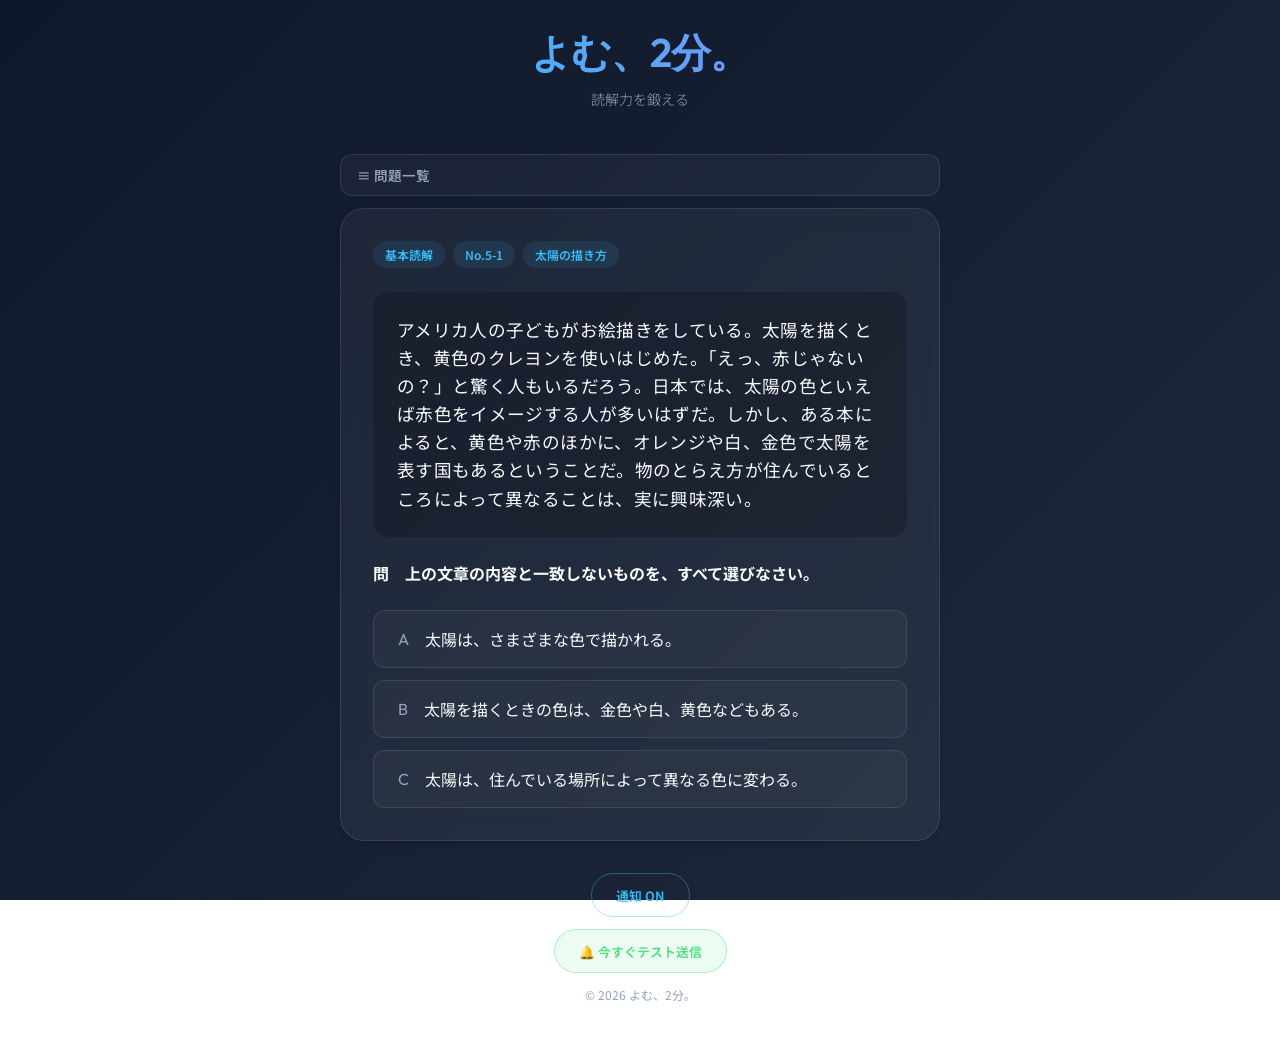
<file: index.html>
<!DOCTYPE html>
<html lang="ja">
<head>
    <meta charset="UTF-8">
    <meta name="viewport" content="width=device-width, initial-scale=1.0, viewport-fit=cover">
    <title>よむ、2分。</title>
    <link rel="preconnect" href="https://fonts.googleapis.com">
    <link rel="preconnect" href="https://fonts.gstatic.com" crossorigin>
    <link href="https://fonts.googleapis.com/css2?family=Noto+Sans+JP:wght@300;400;700&family=Outfit:wght@300;400;600&display=swap" rel="stylesheet">
    <link rel="manifest" href="/2-min_app/manifest.json">
    <!-- iOS PWA サポート -->
    <meta name="apple-mobile-web-app-capable" content="yes">
    <meta name="apple-mobile-web-app-status-bar-style" content="black-translucent">
    <meta name="apple-mobile-web-app-title" content="よむ2分">
    <link rel="apple-touch-icon" href="/2-min_app/icon-192.png">
    <meta name="theme-color" content="#0f172a">
    <link rel="stylesheet" href="style.css?v=14">
</head>
<body>
    <div id="app">

        <header class="app-header">
            <h1 class="app-title">よむ、2分。</h1>
            <p class="app-subtitle">読解力を鍛える</p>
            <div class="stats-row">
                <div class="stat-badge hidden" id="streak-badge">
                    <span id="streak-count">0</span> 日連続
                </div>
                <div class="stat-badge stat-badge--count hidden" id="daily-count">
                    今日 <span id="daily-count-num">0</span> 問
                </div>
            </div>
        </header>

        <!-- 問題一覧 -->
        <button id="list-toggle-btn" class="list-toggle-btn">≡ 問題一覧</button>
        <div id="question-list" class="question-list glass hidden"></div>

        <!-- 通常のクイズカード -->
        <div class="glass" id="quiz-card">
            <div class="tags-container" id="tags"></div>

            <div class="passage-section">
                <p id="passage"></p>
            </div>

            <p class="question-section" id="question"></p>

            <div class="choices-container" id="choices"></div>

            <button class="confirm-btn hidden" id="confirm-btn">答えを確認</button>

            <div class="explanation-area hidden" id="explanation-area">
                <span class="result-badge" id="result-badge"></span>

                <div class="explanation-block">
                    <p class="label">【 解説 】</p>
                    <p class="content-text" id="explanation-text"></p>
                </div>

                <button class="next-btn hidden" id="next-btn">次の問題へ</button>
            </div>
        </div>




        <footer class="app-footer">
            <button id="notification-toggle" type="button" class="notification-toggle">
                通知 ON
            </button>
            <button id="test-notification-btn" type="button" class="test-notify-btn">
                🔔 今すぐテスト送信
            </button>
            <p>© 2026 よむ、2分。</p>
        </footer>

    </div>

    <script src="main_app.js"></script>
</body>
</html>
</file>
<file: style.css>
:root {
    --bg-gradient: linear-gradient(135deg, #0f172a 0%, #1e293b 100%);
    --card-bg: rgba(255, 255, 255, 0.05);
    --card-border: rgba(255, 255, 255, 0.1);
    --accent-color: #38bdf8;
    --accent-hover: #0ea5e9;
    --text-primary: #f8fafc;
    --text-secondary: #94a3b8;
    --correct-color: #4ade80;
    --incorrect-color: #f87171;
    --font-outfit: 'Outfit', sans-serif;
    --font-jp: 'Noto Sans JP', sans-serif;
}

* {
    margin: 0;
    padding: 0;
    box-sizing: border-box;
}

body {
    background: var(--bg-gradient);
    background-attachment: fixed;
    color: var(--text-primary);
    font-family: var(--font-jp);
    line-height: 1.6;
    display: flex;
    justify-content: center;
    align-items: center;
    min-height: 100vh;
    padding: 20px;
    /* iOS ホームインジケーター分の余白を確保 */
    padding-bottom: max(20px, env(safe-area-inset-bottom));
}

#app {
    width: 100%;
    max-width: 600px;
}

/* Header */
.app-header {
    text-align: center;
    margin-bottom: 2rem;
}

.app-title {
    font-family: var(--font-outfit);
    font-size: 2.5rem;
    font-weight: 600;
    letter-spacing: -0.025em;
    margin-bottom: 0.25rem;
    background: linear-gradient(to right, #38bdf8, #818cf8);
    -webkit-background-clip: text;
    -webkit-text-fill-color: transparent;
}

.app-subtitle {
    color: var(--text-secondary);
    font-size: 0.875rem;
    font-weight: 300;
    margin-bottom: 0.75rem;
}

/* Stats Row */
.stats-row {
    display: flex;
    justify-content: center;
    gap: 0.6rem;
    margin-top: 0.75rem;
    flex-wrap: wrap;
}

.stat-badge {
    display: inline-block;
    background: rgba(56, 189, 248, 0.12);
    border: 1px solid rgba(56, 189, 248, 0.3);
    color: var(--accent-color);
    padding: 0.35rem 1rem;
    border-radius: 9999px;
    font-family: var(--font-outfit);
    font-size: 0.9rem;
    font-weight: 600;
    letter-spacing: 0.02em;
}

.stat-badge--count {
    background: rgba(129, 140, 248, 0.12);
    border-color: rgba(129, 140, 248, 0.3);
    color: #818cf8;
}

#streak-count,
#daily-count-num {
    font-size: 1.1rem;
}

/* Quiz Card (Glassmorphism) */
.glass {
    background: var(--card-bg);
    backdrop-filter: blur(12px);
    -webkit-backdrop-filter: blur(12px);
    border: 1px solid var(--card-border);
    border-radius: 24px;
    padding: 2rem;
    box-shadow: 0 4px 6px -1px rgba(0, 0, 0, 0.1), 0 2px 4px -1px rgba(0, 0, 0, 0.06);
}

.tags-container {
    display: flex;
    gap: 0.5rem;
    margin-bottom: 1.5rem;
}

.tag {
    background: rgba(56, 189, 248, 0.1);
    color: var(--accent-color);
    padding: 0.25rem 0.75rem;
    border-radius: 9999px;
    font-size: 0.75rem;
    font-weight: 600;
}

.passage-section {
    background: rgba(0, 0, 0, 0.2);
    padding: 1.5rem;
    border-radius: 16px;
    margin-bottom: 1.5rem;
    font-size: 1.1rem;
    letter-spacing: 0.02em;
}

.question-section {
    font-weight: 700;
    margin-bottom: 1.5rem;
    color: var(--text-primary);
}

/* Choices */
.choices-container {
    display: flex;
    flex-direction: column;
    gap: 0.75rem;
}

.choice-item {
    background: rgba(255, 255, 255, 0.03);
    border: 1px solid var(--card-border);
    padding: 1rem 1.5rem;
    border-radius: 12px;
    cursor: pointer;
    transition: all 0.2s cubic-bezier(0.4, 0, 0.2, 1);
    text-align: left;
    display: flex;
    align-items: center;
    color: var(--text-primary);
    font-family: var(--font-jp);
    font-size: 1rem;
}

.choice-item:hover {
    background: rgba(255, 255, 255, 0.08);
    transform: translateY(-2px);
}

.choice-item.selected {
    border-color: var(--accent-color);
    background: rgba(56, 189, 248, 0.1);
}

.choice-item.correct-answer {
    border-color: var(--correct-color);
    background: rgba(74, 222, 128, 0.1);
}

.choice-item.wrong-answer {
    border-color: var(--incorrect-color);
    background: rgba(248, 113, 113, 0.1);
}

.tag--multi {
    background: rgba(251, 191, 36, 0.12);
    color: #fbbf24;
}

/* 答えを確認ボタン */
.confirm-btn {
    width: 100%;
    background: rgba(56, 189, 248, 0.12);
    border: 1px solid rgba(56, 189, 248, 0.5);
    color: var(--accent-color);
    padding: 0.8rem;
    border-radius: 12px;
    font-size: 1rem;
    font-weight: 600;
    cursor: pointer;
    transition: background 0.2s;
    font-family: var(--font-jp);
    margin-top: 1rem;
}

.confirm-btn:hover {
    background: rgba(56, 189, 248, 0.22);
}

.choice-label {
    font-family: var(--font-outfit);
    margin-right: 1rem;
    color: var(--text-secondary);
}

/* Explanation Area */
.explanation-area {
    margin-top: 2rem;
    padding-top: 2rem;
    border-top: 1px solid var(--card-border);
    animation: slideUp 0.4s ease-out forwards;
}

.hidden {
    display: none;
}

@keyframes slideUp {
    from { opacity: 0; transform: translateY(20px); }
    to { opacity: 1; transform: translateY(0); }
}

.result-badge {
    display: inline-block;
    padding: 0.5rem 1rem;
    border-radius: 8px;
    font-weight: 700;
    margin-bottom: 1.5rem;
}

.result-badge.correct {
    background: rgba(74, 222, 128, 0.1);
    color: var(--correct-color);
}

.result-badge.incorrect {
    background: rgba(248, 113, 113, 0.1);
    color: var(--incorrect-color);
}

.explanation-block {
    margin-bottom: 1.5rem;
}

.label {
    font-size: 0.75rem;
    color: var(--text-secondary);
    margin-bottom: 0.5rem;
}

.content-text {
    font-size: 0.95rem;
    border-left: 3px solid var(--accent-color);
    padding-left: 1rem;
}

/* Buttons */
.next-btn {
    width: 100%;
    background: var(--accent-color);
    color: white;
    border: none;
    padding: 1rem;
    border-radius: 12px;
    font-weight: 600;
    font-size: 1rem;
    cursor: pointer;
    transition: background 0.2s;
    margin-top: 1rem;
}

.next-btn:hover {
    background: var(--accent-hover);
}


/* Footer */
.app-footer {
    text-align: center;
    margin-top: 2rem;
    margin-bottom: 1.5rem;
    color: var(--text-secondary);
    font-size: 0.75rem;
    display: flex;
    flex-direction: column;
    align-items: center;
    gap: 0.75rem;
}

/* Notification Toggle Button */
.notification-toggle {
    background: transparent;
    border: 1px solid rgba(56, 189, 248, 0.4);
    color: var(--accent-color);
    padding: 0.6rem 1.5rem;   /* タップ領域を広く */
    min-height: 44px;          /* Apple 推奨最小タップターゲット */
    border-radius: 9999px;
    font-size: 0.8rem;
    font-weight: 600;
    cursor: pointer;
    touch-action: manipulation; /* iOS ダブルタップ遅延を除去 */
    -webkit-tap-highlight-color: transparent;
    transition: all 0.2s;
    font-family: var(--font-jp);
}

.notification-toggle:hover {
    background: rgba(56, 189, 248, 0.1);
}

.notification-toggle.off {
    border-color: rgba(148, 163, 184, 0.3);
    color: var(--text-secondary);
}

.notification-toggle.off:hover {
    background: rgba(148, 163, 184, 0.08);
}

.notification-toggle:disabled {
    opacity: 0.4;
    cursor: not-allowed;
}

/* Test Notification Button */
.test-notify-btn {
    background: rgba(74, 222, 128, 0.1);
    border: 1px solid rgba(74, 222, 128, 0.4);
    color: #4ade80;
    padding: 0.6rem 1.5rem;
    min-height: 44px;
    border-radius: 9999px;
    font-size: 0.8rem;
    font-weight: 600;
    cursor: pointer;
    touch-action: manipulation;
    -webkit-tap-highlight-color: transparent;
    transition: all 0.2s;
    font-family: var(--font-jp);
}

.test-notify-btn:hover {
    background: rgba(74, 222, 128, 0.2);
    transform: translateY(-1px);
}

.test-notify-btn:disabled {
    opacity: 0.6;
    cursor: not-allowed;
    transform: none;
}

/* =====================================================================
   Question List
   ===================================================================== */
.list-toggle-btn {
    display: block;
    width: 100%;
    background: rgba(255, 255, 255, 0.04);
    border: 1px solid var(--card-border);
    color: var(--text-secondary);
    padding: 0.6rem 1rem;
    border-radius: 12px;
    font-size: 0.85rem;
    font-weight: 600;
    cursor: pointer;
    text-align: left;
    font-family: var(--font-jp);
    margin-bottom: 0.75rem;
    transition: background 0.2s;
}

.list-toggle-btn:hover {
    background: rgba(255, 255, 255, 0.08);
}

.question-list {
    margin-bottom: 1rem;
    padding: 1.25rem 1.5rem;
    overflow-x: auto;
}

.question-table {
    width: 100%;
    border-collapse: collapse;
    font-size: 0.9rem;
}

.question-table th {
    text-align: left;
    color: var(--text-secondary);
    font-size: 0.75rem;
    padding: 0 0.5rem 0.6rem;
    border-bottom: 1px solid var(--card-border);
    font-weight: 600;
}

.question-table td {
    padding: 0.6rem 0.5rem;
    border-bottom: 1px solid rgba(255, 255, 255, 0.04);
    vertical-align: middle;
}

.ql-num {
    color: var(--text-secondary);
    font-family: var(--font-outfit);
    font-size: 0.8rem;
    width: 2.5rem;
    text-align: center;
}

.ql-num--deletable {
    color: #f87171;
    cursor: pointer;
    font-weight: 700;
    border: 1px solid rgba(248, 113, 113, 0.35);
    border-radius: 6px;
    transition: background 0.15s;
}

.ql-num--deletable:hover {
    background: rgba(248, 113, 113, 0.15);
}

.ql-num--builtin {
    cursor: default;
}

.ql-title {
    color: var(--accent-color);
    cursor: pointer;
    font-weight: 600;
    transition: opacity 0.15s;
}

.ql-title:hover {
    opacity: 0.75;
    text-decoration: underline;
}

.ql-genre {
    color: var(--text-secondary);
    font-size: 0.8rem;
}
</file>
